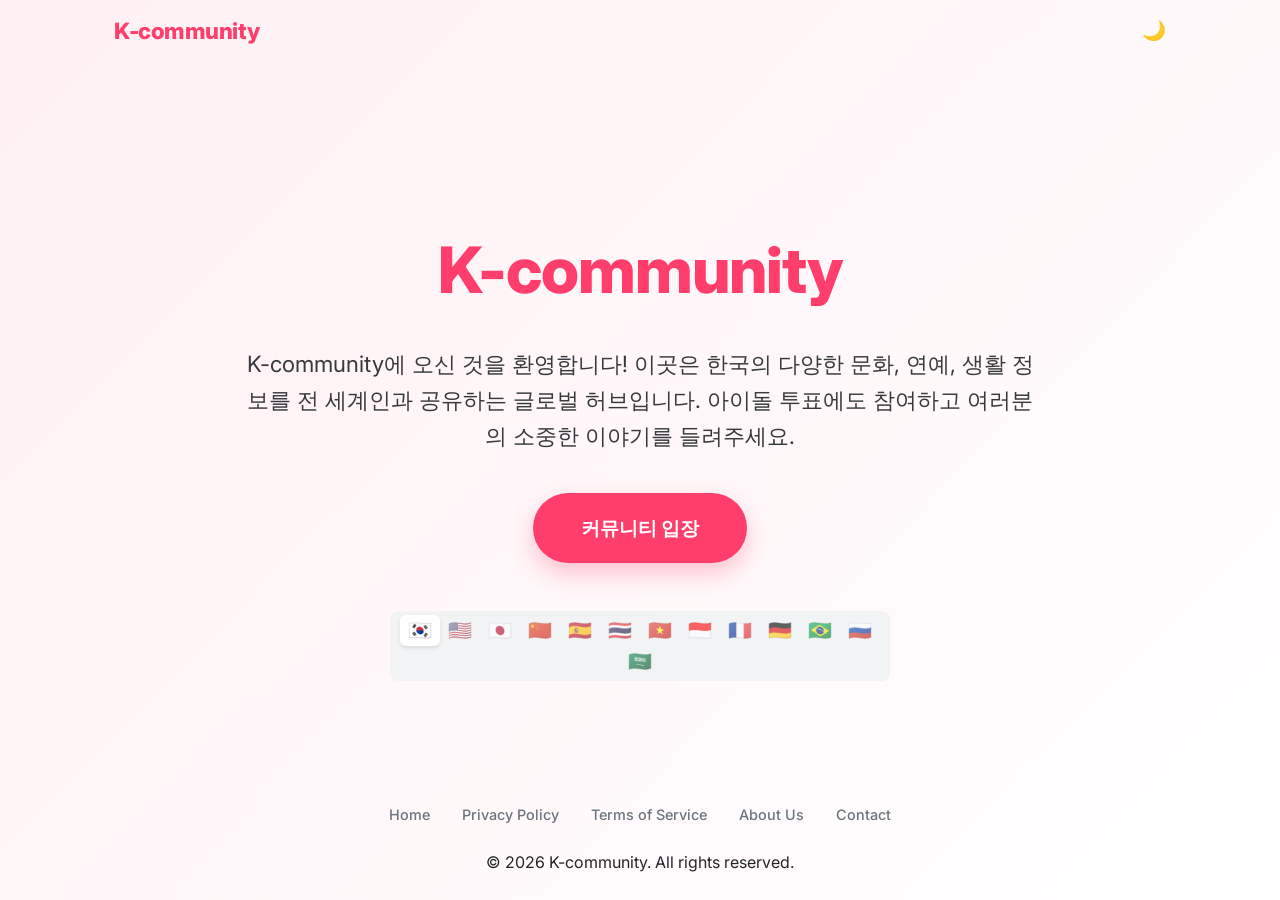
<file: index.html>
<!DOCTYPE html>
<html lang="en" data-theme="light">
<head>
    <!-- Google tag (gtag.js) -->
    <script async src="https://www.googletagmanager.com/gtag/js?id=G-GE1BKC2K1Y"></script>
    <script>
      window.dataLayer = window.dataLayer || [];
      function gtag(){dataLayer.push(arguments);}
      gtag('js', new Date());
      gtag('config', 'G-GE1BKC2K1Y');
    </script>
    <meta charset="UTF-8">
    <meta name="viewport" content="width=device-width, initial-scale=1.0">
    <title>K-커뮤니티 - 한국 문화 커뮤니티</title>
    <meta name="description" content="K-Pop 투표, 한국 여행 가이드, 한국 문화 커뮤니티">
    <meta property="og:title" content="K-커뮤니티 - 한국 문화 커뮤니티">
    <meta property="og:description" content="전 세계 한국 문화 팬들을 위한 커뮤니티">
    <meta name="naver-site-verification" content="81cf6b9cc57541427b735097f0758e94c486e38e" /> 
    <link rel="icon" href="favicon.svg" type="image/svg+xml">
    <link rel="canonical" href="https://k-community.pages.dev/"> 
    <link rel="alternate" hreflang="ko" href="https://k-community.pages.dev/?lang=ko" /> 
    <link rel="alternate" hreflang="en" href="https://k-community.pages.dev/?lang=en" /> 
    <link rel="alternate" hreflang="ja" href="https://k-community.pages.dev/?lang=ja" /> 
    <link rel="alternate" hreflang="zh" href="https://k-community.pages.dev/?lang=zh" /> 
    <link rel="alternate" hreflang="es" href="https://k-community.pages.dev/?lang=es" /> 
    <link rel="alternate" hreflang="x-default" href="https://k-community.pages.dev/" />
    <link rel="stylesheet" href="style.css">
    <link href="https://fonts.googleapis.com/css2?family=Inter:wght@400;500;600;700;800&display=swap" rel="stylesheet">
    <style>
        .landing-hero {
            min-height: 100vh;
            display: flex;
            flex-direction: column;
            justify-content: center;
            align-items: center;
            text-align: center;
            padding: 2rem;
            background: linear-gradient(135deg, #fff0f3 0%, #fff 100%);
            position: relative;
            overflow: hidden;
        }
        [data-theme='dark'] .landing-hero {
            background: linear-gradient(135deg, #1a1a1a 0%, #121212 100%);
        }
        .hero-content {
            max-width: 800px;
            z-index: 10;
            animation: fadeIn 1s ease-out;
        }
        .hero-title {
            font-size: clamp(2.5rem, 8vw, 4rem);
            font-weight: 800;
            color: var(--primary-color);
            margin-bottom: 1.5rem;
            letter-spacing: -1px;
        }
        .hero-subtitle {
            font-size: clamp(1.1rem, 3vw, 1.4rem);
            line-height: 1.6;
            color: var(--text-main);
            margin-bottom: 2.5rem;
            opacity: 0.9;
        }
        .enter-btn {
            display: inline-block;
            padding: 1.2rem 3rem;
            background: var(--primary-color);
            color: white;
            text-decoration: none;
            border-radius: 50px;
            font-size: 1.2rem;
            font-weight: 700;
            transition: all 0.3s cubic-bezier(0.175, 0.885, 0.32, 1.275);
            box-shadow: 0 10px 25px rgba(255, 62, 108, 0.3);
        }
        .enter-btn:hover {
            transform: translateY(-5px) scale(1.05);
            box-shadow: 0 15px 30px rgba(255, 62, 108, 0.4);
            background: var(--primary-hover);
        }
        .lang-select-box {
            margin-top: 3rem;
            display: flex;
            gap: 1rem;
            justify-content: center;
        }
        .floating-circles div {
            position: absolute;
            border-radius: 50%;
            background: var(--primary-color);
            opacity: 0.05;
            z-index: 1;
            animation: float 20s infinite linear;
        }
        @keyframes float {
            0% { transform: translateY(0) rotate(0deg); }
            100% { transform: translateY(-100vh) rotate(360deg); }
        }
        @keyframes fadeIn {
            from { opacity: 0; transform: translateY(20px); }
            to { opacity: 1; transform: translateY(0); }
        }
        /* Mobile adjustment for many flags */
        .lang-switcher {
            flex-wrap: wrap;
            max-width: 500px;
            margin-left: auto;
            margin-right: auto;
        }
    </style>
    <script async src="https://pagead2.googlesyndication.com/pagead/js/adsbygoogle.js?client=ca-pub-1955893232253258" crossorigin="anonymous"></script>

  <!-- SEO/GEO/AEO -->
  <meta name="twitter:card" content="summary">
  <meta name="twitter:title" content="K-커뮤니티 - 한국 문화 커뮤니티">
  <meta name="twitter:description" content="K-Pop 투표, 한국 여행 가이드, 한국 문화 커뮤니티">
  <script type="application/ld+json">{"name":"K-커뮤니티 - 한국 문화 커뮤니티","inLanguage":"ko","@context":"https://schema.org","description":"K-Pop 투표, 한국 여행 가이드, 한국 문화 커뮤니티","@type":"WebSite","url":"https://flffkaos-pixel.github.io/K-community/"}</script>
  <!-- SEO/GEO/AEO -->
  <script type="application/ld+json">{"name":"K-커뮤니티 - 한국 문화 커뮤니티","@id":"https://flffkaos-pixel.github.io/K-community/#organization","@context":"https://schema.org","sameAs":["https://github.com/flffkaos-pixel"],"@type":"Organization","url":"https://flffkaos-pixel.github.io/K-community/"}</script>
</head>
<body>
    <header class="header" style="position: absolute; width: 100%; background: transparent; border: none; backdrop-filter: none;">
        <div class="header-container">
            <div class="header-left">
                <div class="logo">K-community</div>
            </div>
            <div class="header-actions">
                <button id="theme-toggle" class="btn-icon theme-btn">🌙</button>
            </div>
        </div>
    </header>

    <main class="landing-hero">
        <div class="floating-circles">
            <div style="width: 100px; height: 100px; left: 10%; bottom: -100px; animation-delay: 0s;"></div>
            <div style="width: 150px; height: 150px; left: 70%; bottom: -150px; animation-delay: 5s;"></div>
            <div style="width: 80px; height: 80px; left: 40%; bottom: -80px; animation-delay: 10s;"></div>
        </div>

        <div class="hero-content">
            <h1 class="hero-title" id="l-title">K-community: Global Korea Hub</h1>
            <p class="hero-subtitle" id="l-desc">
                Welcome to K-community! We are a global hub sharing various information about Korean culture, entertainment, and lifestyle. Participate in idol polls and share your precious stories with the world.
            </p>
            <a href="board.html" class="enter-btn" id="l-btn">Enter Community</a>

            <div class="lang-switcher" id="lang-switcher" style="margin-top: 3rem; justify-content: center;">
                <button class="lang-btn" data-lang="ko">🇰🇷</button>
                <button class="lang-btn active" data-lang="en">🇺🇸</button>
                <button class="lang-btn" data-lang="ja">🇯🇵</button>
                <button class="lang-btn" data-lang="zh">🇨🇳</button>
                <button class="lang-btn" data-lang="es">🇪🇸</button>
                <button class="lang-btn" data-lang="th">🇹🇭</button>
                <button class="lang-btn" data-lang="vi">🇻🇳</button>
                <button class="lang-btn" data-lang="id">🇮🇩</button>
                <button class="lang-btn" data-lang="fr">🇫🇷</button>
                <button class="lang-btn" data-lang="de">🇩🇪</button>
                <button class="lang-btn" data-lang="pt">🇧🇷</button>
                <button class="lang-btn" data-lang="ru">🇷🇺</button>
                <button class="lang-btn" data-lang="ar">🇸🇦</button>
            </div>
        </div>
    </main>

    <footer class="footer" style="position: absolute; bottom: 0; width: 100%; border: none; margin: 0; padding: 1.5rem 0;">
        <div class="footer-container">
            <nav class="footer-nav"><a href="index.html">Home</a>
                <a href="privacy.html">Privacy Policy</a>
                <a href="terms.html">Terms of Service</a>
                <a href="about.html">About Us</a>
                <a href="contact.html">Contact</a>
            </nav>
            <p>&copy; 2026 K-community. All rights reserved.</p>
        </div>
    </footer>

    <script>
        const texts = {
            ko: {
                title: "K-community",
                desc: "K-community에 오신 것을 환영합니다! 이곳은 한국의 다양한 문화, 연예, 생활 정보를 전 세계인과 공유하는 글로벌 허브입니다. 아이돌 투표에도 참여하고 여러분의 소중한 이야기를 들려주세요.",
                btn: "커뮤니티 입장"
            },
            en: {
                title: "K-community",
                desc: "Welcome to K-community! We are a global hub sharing various information about Korean culture, entertainment, and lifestyle. Participate in idol polls and share your precious stories with the world.",
                btn: "Enter Community"
            },
            ja: {
                title: "K-community",
                desc: "K-communityへようこそ！ここは韓国の多様な文化、芸能、生活情報を全世界の人々と共有하는 グローバルハブです。アイドル投票に参加したり、あなたの貴重な話を共有してください。",
                btn: "コミュニ티に入る"
            },
            zh: {
                title: "K-community",
                desc: "欢迎来到 K-community！这是一个与全球分享韩国文化、娱乐和生活信息的中心。欢迎参加偶像投票，并与世界分享您的精彩故事。",
                btn: "进入社区"
            },
            es: {
                title: "K-community",
                desc: "¡Bienvenido a K-community! Somos un centro global que comparte información sobre la cultura, el entretenimiento y el estilo de vida coreanos. Participa en las encuestas de ídolos y comparte tus historias con el mundo.",
                btn: "Entrar en la comunidad"
            },
            th: {
                title: "K-community",
                desc: "ยินดีต้อนรับสู่ K-community! เราเป็นศูนย์กลางระดับโลกที่แบ่งปันข้อมูลต่างๆ เกี่ยวกับวัฒนธรรม ความบันเทิง และไลฟ์สไตล์ของเกาหลี มีส่วนร่วมในการโหวตไอดอลและแบ่งปันเรื่องราวที่มีค่าของคุณกับคนทั้งโลก",
                btn: "เข้าสู่ชุมชน"
            },
            vi: {
                title: "K-community",
                desc: "Chào mừng bạn đến với K-community! Chúng tôi là một trung tâm toàn cầu chia sẻ các thông tin khác nhau về văn hóa, giải trí và lối sống Hàn Quốc. Tham gia bình chọn thần tượng và chia sẻ những câu chuyện quý giá của bạn với thế giới.",
                btn: "Vào cộng đồng"
            },
            id: {
                title: "K-community",
                desc: "Selamat datang di K-community! Kami adalah pusat global yang berbagi berbagai informasi tentang budaya, hiburan, dan gaya hidup Korea. Berpartisipasilah dalam pemungutan suara idola dan bagikan kisah berharga Anda kepada dunia.",
                btn: "Masuk ke Komunitas"
            },
            fr: {
                title: "K-community",
                desc: "Bienvenue sur K-community ! Nous sommes un hub mondial partageant diverses informations sur la culture, le divertissement et le mode de vie coréens. Participez aux sondages d'idoles et partagez vos précieuses histoires avec le monde.",
                btn: "Entrer dans la communauté"
            },
            de: {
                title: "K-community",
                desc: "Willkommen bei K-community! Wir sind ein globales Zentrum, das verschiedene Informationen über die koreanische Kultur, Unterhaltung und den Lebensstil teilt. Nehmen Sie an Idol-Umfragen teil und teilen Sie Ihre wertvollen Geschichten mit der Welt.",
                btn: "Community betreten"
            },
            pt: {
                title: "K-community",
                desc: "Bem-vindo à K-community! Somos um hub global que compartilha várias informações sobre a cultura, entretenimento e estilo de vida coreanos. Participe de enquetes de ídolos e compartilhe suas histórias preciosas com o mundo.",
                btn: "Entrar na Comunidade"
            },
            ru: {
                title: "K-community",
                desc: "Добро пожаловать в K-community! Мы — глобальный хаб, где делятся информацией о корейской культуре, развлечениях и образе жизни. Участвуйте в опросах айдолов и делитесь своими историями со всем миром.",
                btn: "Войти в сообщество"
            },
            ar: {
                title: "K-community",
                desc: "أهلاً بك في K-community! نحن مركز عالمي يشارك معلومات متنوعة حول الثقافة والترفيه وأسلوب الحياة في كوريا. شارك في استطلاعات الرأي للآيدولز وشارك قصصك الثمينة مع العالم.",
                btn: "دخول المجتمع"
            }
        };

        function updateLandingUI(lang) {
            const data = texts[lang] || texts.en;
            document.getElementById('l-title').textContent = data.title;
            document.getElementById('l-desc').textContent = data.desc;
            document.getElementById('l-btn').textContent = data.btn;
            document.querySelectorAll('.lang-btn').forEach(btn => {
                btn.classList.toggle('active', btn.dataset.lang === lang);
            });
        }

        document.querySelectorAll('.lang-btn').forEach(btn => {
            btn.onclick = () => {
                const lang = btn.dataset.lang;
                localStorage.setItem('kcon_lang', lang);
                updateLandingUI(lang);
            };
        });

        // Theme Toggle
        const themeBtn = document.getElementById('theme-toggle');
        let currentTheme = localStorage.getItem('kcon_theme') || 'light';
        document.documentElement.setAttribute('data-theme', currentTheme);
        themeBtn.textContent = currentTheme === 'light' ? '🌙' : '☀️';

        themeBtn.onclick = () => {
            currentTheme = currentTheme === 'light' ? 'dark' : 'light';
            document.documentElement.setAttribute('data-theme', currentTheme);
            localStorage.setItem('kcon_theme', currentTheme);
            themeBtn.textContent = currentTheme === 'light' ? '🌙' : '☀️';
        };

        // Init
        const savedLang = localStorage.getItem('kcon_lang') || 'ko';
        updateLandingUI(savedLang);
    </script>
</body>
</html>
</file>
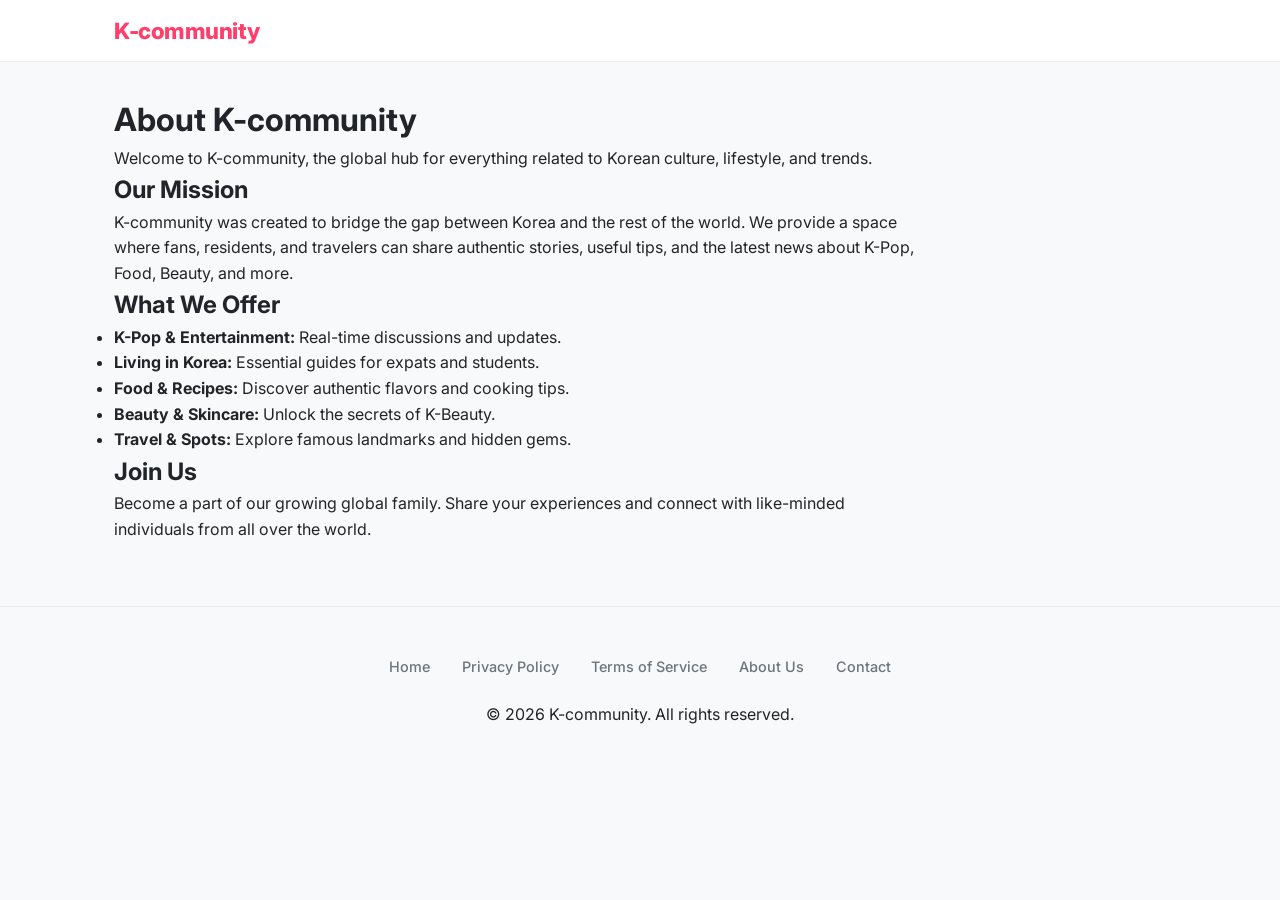
<file: about.html>
<!DOCTYPE html>
<html lang="en">
<head>
    <meta charset="UTF-8">
    <meta name="viewport" content="width=device-width, initial-scale=1.0">
    <title>About K-community | Mission & Our Story</title>
    <link rel="stylesheet" href="style.css">
    <link rel="preconnect" href="https://fonts.googleapis.com">
    <link rel="preconnect" href="https://fonts.gstatic.com" crossorigin>
    <link href="https://fonts.googleapis.com/css2?family=Inter:wght@400;500;600;700&display=swap" rel="stylesheet">
    <script async src="https://pagead2.googlesyndication.com/pagead/js/adsbygoogle.js?client=ca-pub-1955893232253258" crossorigin="anonymous"></script>
</head>
<body>
    <header class="header">
        <div class="header-container">
            <a href="board.html" class="logo">K-community</a>
        </div>
    </header>

    <main class="main-content">
        <div class="content-container" style="max-width: 800px;">
            <h1>About K-community</h1>
            <p>Welcome to K-community, the global hub for everything related to Korean culture, lifestyle, and trends.</p>
            
            <section>
                <h2>Our Mission</h2>
                <p>K-community was created to bridge the gap between Korea and the rest of the world. We provide a space where fans, residents, and travelers can share authentic stories, useful tips, and the latest news about K-Pop, Food, Beauty, and more.</p>
            </section>

            <section>
                <h2>What We Offer</h2>
                <ul>
                    <li><strong>K-Pop & Entertainment:</strong> Real-time discussions and updates.</li>
                    <li><strong>Living in Korea:</strong> Essential guides for expats and students.</li>
                    <li><strong>Food & Recipes:</strong> Discover authentic flavors and cooking tips.</li>
                    <li><strong>Beauty & Skincare:</strong> Unlock the secrets of K-Beauty.</li>
                    <li><strong>Travel & Spots:</strong> Explore famous landmarks and hidden gems.</li>
                </ul>
            </section>

            <section>
                <h2>Join Us</h2>
                <p>Become a part of our growing global family. Share your experiences and connect with like-minded individuals from all over the world.</p>
            </section>
        </div>
    </main>

    <footer class="footer">
        <div class="footer-container">
            <nav class="footer-nav"><a href="index.html">Home</a>
                <a href="privacy.html">Privacy Policy</a>
                <a href="terms.html">Terms of Service</a>
                <a href="about.html">About Us</a>
                <a href="contact.html">Contact</a>
            </nav>
            <p>&copy; 2026 K-community. All rights reserved.</p>
        </div>
    </footer>
</body>
</html>
</file>
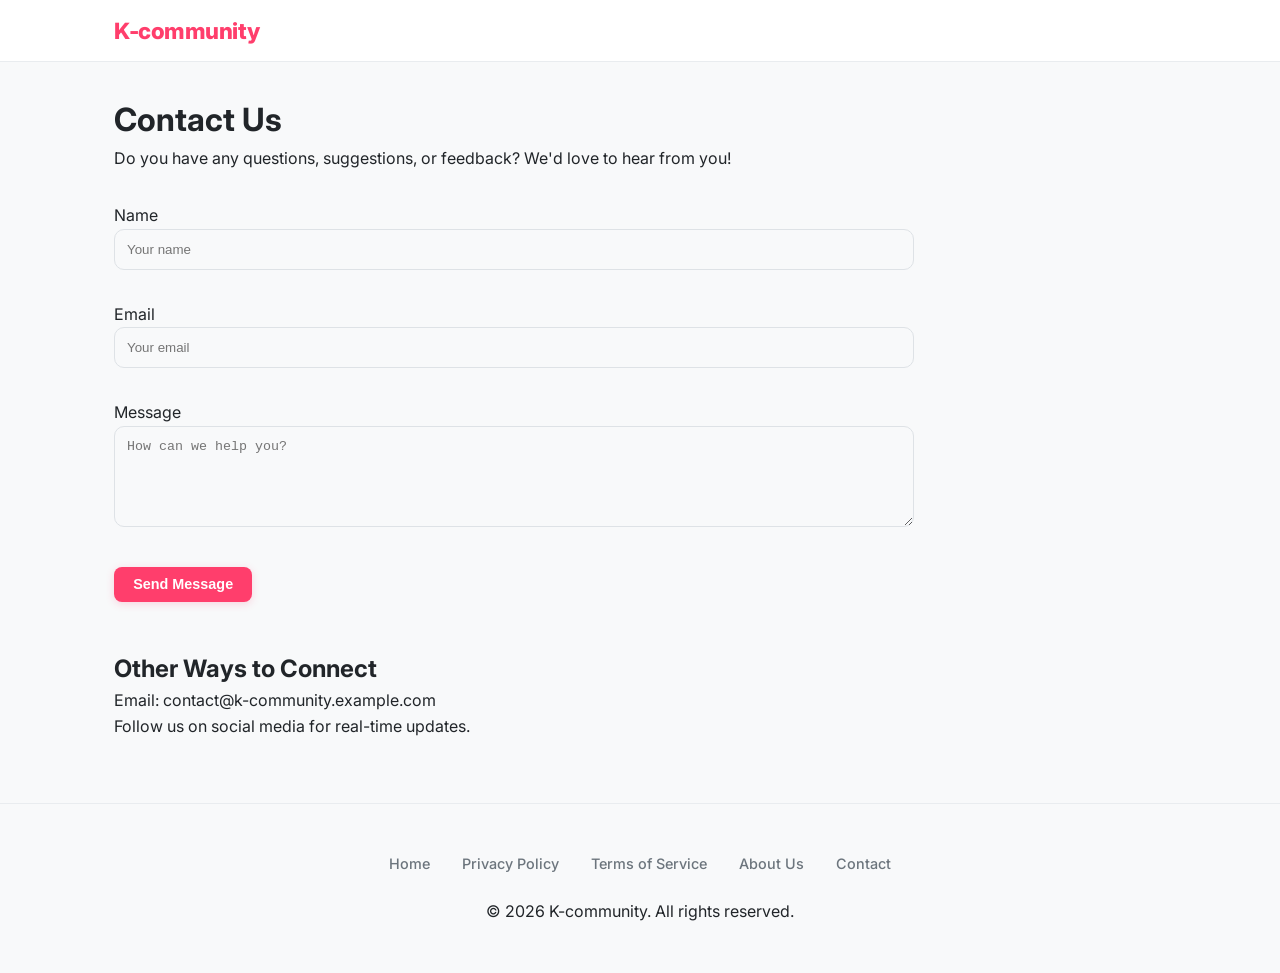
<file: contact.html>
<!DOCTYPE html>
<html lang="en">
<head>
    <meta charset="UTF-8">
    <meta name="viewport" content="width=device-width, initial-scale=1.0">
    <title>Contact K-community | Get in Touch</title>
    <link rel="stylesheet" href="style.css">
    <link rel="preconnect" href="https://fonts.googleapis.com">
    <link rel="preconnect" href="https://fonts.gstatic.com" crossorigin>
    <link href="https://fonts.googleapis.com/css2?family=Inter:wght@400;500;600;700&display=swap" rel="stylesheet">
    <script async src="https://pagead2.googlesyndication.com/pagead/js/adsbygoogle.js?client=ca-pub-1955893232253258" crossorigin="anonymous"></script>
</head>
<body>
    <header class="header">
        <div class="header-container">
            <a href="board.html" class="logo">K-community</a>
        </div>
    </header>

    <main class="main-content">
        <div class="content-container" style="max-width: 800px;">
            <h1>Contact Us</h1>
            <p>Do you have any questions, suggestions, or feedback? We'd love to hear from you!</p>
            
            <section style="margin-top: 2rem;">
                <form id="contact-form" action="https://formspree.io/f/mojkklgk" method="POST" style="display: flex; flex-direction: column; gap: 1rem;">
                    <div class="form-group" style="padding: 0;">
                        <label for="contact-name">Name</label>
                        <input type="text" id="contact-name" name="name" placeholder="Your name" required style="width: 100%; padding: 0.75rem; border-radius: 10px; border: 1px solid var(--input-border); background-color: var(--input-bg); color: var(--text-main);">
                    </div>
                    <div class="form-group" style="padding: 0;">
                        <label for="contact-email">Email</label>
                        <input type="email" id="contact-email" name="email" placeholder="Your email" required style="width: 100%; padding: 0.75rem; border-radius: 10px; border: 1px solid var(--input-border); background-color: var(--input-bg); color: var(--text-main);">
                    </div>
                    <div class="form-group" style="padding: 0;">
                        <label for="contact-message">Message</label>
                        <textarea id="contact-message" name="message" rows="5" placeholder="How can we help you?" required style="width: 100%; padding: 0.75rem; border-radius: 10px; border: 1px solid var(--input-border); background-color: var(--input-bg); color: var(--text-main);"></textarea>
                    </div>
                    <button type="submit" class="btn btn-primary" style="align-self: flex-start;">Send Message</button>
                </form>
            </section>

            <section style="margin-top: 3rem;">
                <h2>Other Ways to Connect</h2>
                <p>Email: contact@k-community.example.com</p>
                <p>Follow us on social media for real-time updates.</p>
            </section>
        </div>
    </main>

    <footer class="footer">
        <div class="footer-container">
            <nav class="footer-nav"><a href="index.html">Home</a>
                <a href="privacy.html">Privacy Policy</a>
                <a href="terms.html">Terms of Service</a>
                <a href="about.html">About Us</a>
                <a href="contact.html">Contact</a>
            </nav>
            <p>&copy; 2026 K-community. All rights reserved.</p>
        </div>
    </footer>
</body>
</html>
</file>
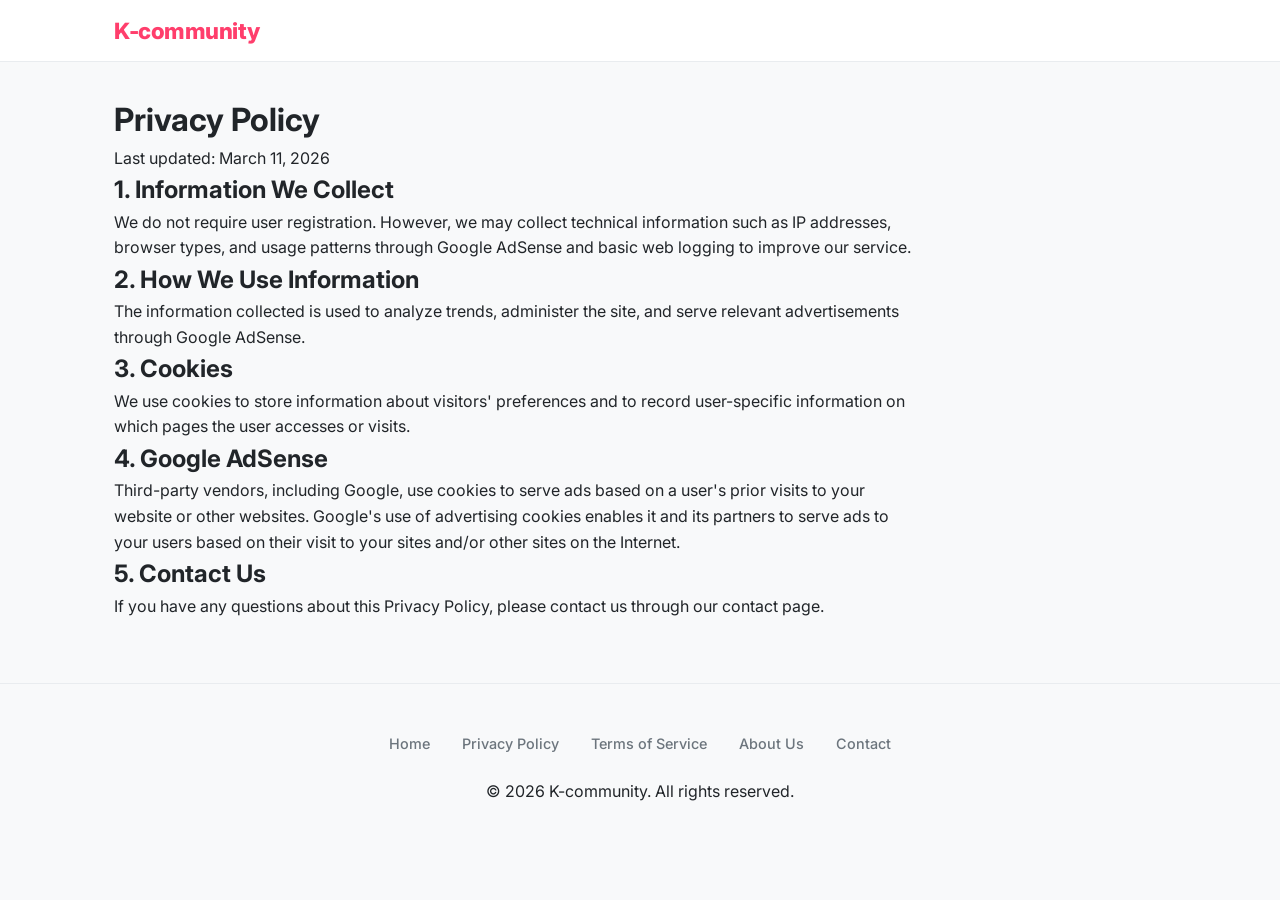
<file: privacy.html>
<!DOCTYPE html>
<html lang="en">
<head>
    <meta charset="UTF-8">
    <meta name="viewport" content="width=device-width, initial-scale=1.0">
    <title>Privacy Policy | K-community</title>
    <link rel="stylesheet" href="style.css">
    <link rel="preconnect" href="https://fonts.googleapis.com">
    <link rel="preconnect" href="https://fonts.gstatic.com" crossorigin>
    <link href="https://fonts.googleapis.com/css2?family=Inter:wght@400;500;600;700&display=swap" rel="stylesheet">
    <script async src="https://pagead2.googlesyndication.com/pagead/js/adsbygoogle.js?client=ca-pub-1955893232253258" crossorigin="anonymous"></script>
</head>
<body>
    <header class="header">
        <div class="header-container">
            <a href="board.html" class="logo">K-community</a>
        </div>
    </header>

    <main class="main-content">
        <div class="content-container" style="max-width: 800px;">
            <h1>Privacy Policy</h1>
            <p>Last updated: March 11, 2026</p>
            
            <section>
                <h2>1. Information We Collect</h2>
                <p>We do not require user registration. However, we may collect technical information such as IP addresses, browser types, and usage patterns through Google AdSense and basic web logging to improve our service.</p>
            </section>

            <section>
                <h2>2. How We Use Information</h2>
                <p>The information collected is used to analyze trends, administer the site, and serve relevant advertisements through Google AdSense.</p>
            </section>

            <section>
                <h2>3. Cookies</h2>
                <p>We use cookies to store information about visitors' preferences and to record user-specific information on which pages the user accesses or visits.</p>
            </section>

            <section>
                <h2>4. Google AdSense</h2>
                <p>Third-party vendors, including Google, use cookies to serve ads based on a user's prior visits to your website or other websites. Google's use of advertising cookies enables it and its partners to serve ads to your users based on their visit to your sites and/or other sites on the Internet.</p>
            </section>

            <section>
                <h2>5. Contact Us</h2>
                <p>If you have any questions about this Privacy Policy, please contact us through our contact page.</p>
            </section>
        </div>
    </main>

    <footer class="footer">
        <div class="footer-container">
            <nav class="footer-nav"><a href="index.html">Home</a>
                <a href="privacy.html">Privacy Policy</a>
                <a href="terms.html">Terms of Service</a>
                <a href="about.html">About Us</a>
                <a href="contact.html">Contact</a>
            </nav>
            <p>&copy; 2026 K-community. All rights reserved.</p>
        </div>
    </footer>
</body>
</html>
</file>
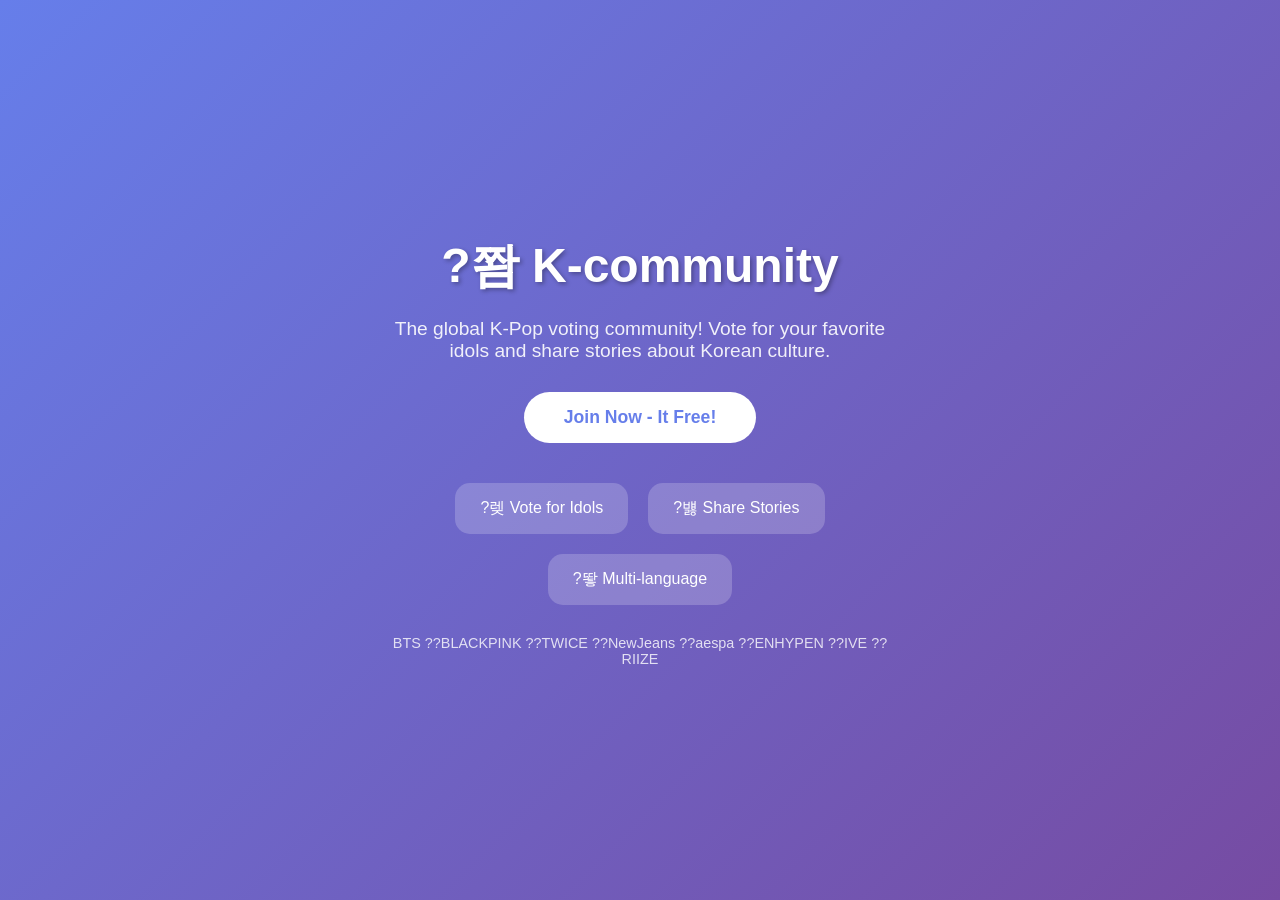
<file: share.html>
<!DOCTYPE html>
<html lang="en">
<head>
    <meta charset="UTF-8">
    <meta name="viewport" content="width=device-width, initial-scale=1.0">
    <title>K-community - Vote for Your Favorite K-Pop Idols</title>
    <meta name="description" content="Join the global K-Pop community! Vote for BTS, BLACKPINK, TWICE, NewJeans, aespa, ENHYPEN, IVE, RIIZE and more. Share your stories about Korean culture.">
    <meta name="keywords" content="K-pop, BTS, BLACKPINK, TWICE, NewJeans, aespa, vote, idol, Korean, K-community">
    
    <!-- Open Graph for social sharing -->
    <meta property="og:title" content="K-community - K-Pop Voting Community">
    <meta property="og:description" content="Vote for your favorite K-Pop idols! BTS, BLACKPINK, TWICE, NewJeans, aespa and more.">
    <meta property="og:url" content="https://k-community.pages.dev">
    <meta property="og:type" content="website">
    <meta property="og:image" content="https://k-community.pages.dev/favicon.svg">
    
    <!-- Twitter Card -->
    <meta name="twitter:card" content="summary_large_image">
    <meta name="twitter:title" content="K-community - K-Pop Voting Community">
    <meta name="twitter:description" content="Vote for your favorite K-Pop idols!">
    
    <style>
        * { margin: 0; padding: 0; box-sizing: border-box; }
        body { font-family: -apple-system, BlinkMacSystemFont, "Segoe UI", Roboto, sans-serif; background: linear-gradient(135deg, #667eea 0%, #764ba2 100%); min-height: 100vh; display: flex; align-items: center; justify-content: center; }
        .container { text-align: center; color: white; padding: 40px; max-width: 600px; }
        h1 { font-size: 3rem; margin-bottom: 20px; text-shadow: 2px 2px 4px rgba(0,0,0,0.3); }
        p { font-size: 1.2rem; margin-bottom: 30px; opacity: 0.9; }
        .btn { display: inline-block; padding: 15px 40px; background: white; color: #667eea; text-decoration: none; border-radius: 50px; font-weight: bold; font-size: 1.1rem; transition: transform 0.3s, box-shadow 0.3s; }
        .btn:hover { transform: translateY(-3px); box-shadow: 0 10px 30px rgba(0,0,0,0.3); }
        .features { margin-top: 40px; display: flex; gap: 20px; justify-content: center; flex-wrap: wrap; }
        .feature { background: rgba(255,255,255,0.2); padding: 15px 25px; border-radius: 15px; }
        .groups { margin-top: 30px; font-size: 0.9rem; opacity: 0.8; }
    </style>
</head>
<body>
    <div class="container">
        <h1>?쫨 K-community</h1>
        <p>The global K-Pop voting community! Vote for your favorite idols and share stories about Korean culture.</p>
        <a href="board.html" class="btn">Join Now - It Free!</a>
        <div class="features">
            <div class="feature">?렞 Vote for Idols</div>
            <div class="feature">?뱷 Share Stories</div>
            <div class="feature">?뙇 Multi-language</div>
        </div>
        <div class="groups">
            BTS ??BLACKPINK ??TWICE ??NewJeans ??aespa ??ENHYPEN ??IVE ??RIIZE
        </div>
    </div>
</body>
</html>
</file>
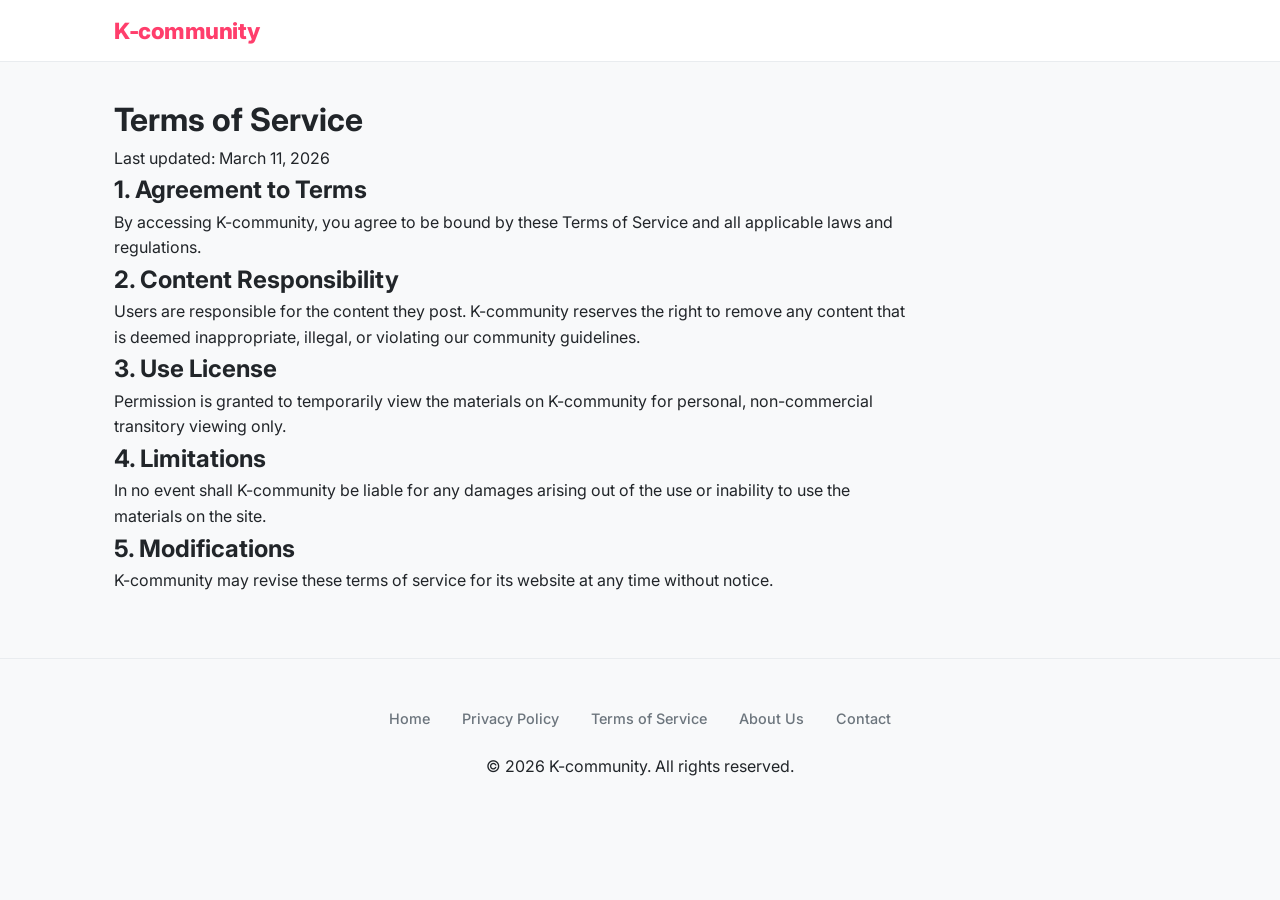
<file: terms.html>
<!DOCTYPE html>
<html lang="en">
<head>
    <meta charset="UTF-8">
    <meta name="viewport" content="width=device-width, initial-scale=1.0">
    <title>Terms of Service | K-community</title>
    <link rel="stylesheet" href="style.css">
    <link rel="preconnect" href="https://fonts.googleapis.com">
    <link rel="preconnect" href="https://fonts.gstatic.com" crossorigin>
    <link href="https://fonts.googleapis.com/css2?family=Inter:wght@400;500;600;700&display=swap" rel="stylesheet">
    <script async src="https://pagead2.googlesyndication.com/pagead/js/adsbygoogle.js?client=ca-pub-1955893232253258" crossorigin="anonymous"></script>
</head>
<body>
    <header class="header">
        <div class="header-container">
            <a href="board.html" class="logo">K-community</a>
        </div>
    </header>

    <main class="main-content">
        <div class="content-container" style="max-width: 800px;">
            <h1>Terms of Service</h1>
            <p>Last updated: March 11, 2026</p>
            
            <section>
                <h2>1. Agreement to Terms</h2>
                <p>By accessing K-community, you agree to be bound by these Terms of Service and all applicable laws and regulations.</p>
            </section>

            <section>
                <h2>2. Content Responsibility</h2>
                <p>Users are responsible for the content they post. K-community reserves the right to remove any content that is deemed inappropriate, illegal, or violating our community guidelines.</p>
            </section>

            <section>
                <h2>3. Use License</h2>
                <p>Permission is granted to temporarily view the materials on K-community for personal, non-commercial transitory viewing only.</p>
            </section>

            <section>
                <h2>4. Limitations</h2>
                <p>In no event shall K-community be liable for any damages arising out of the use or inability to use the materials on the site.</p>
            </section>

            <section>
                <h2>5. Modifications</h2>
                <p>K-community may revise these terms of service for its website at any time without notice.</p>
            </section>
        </div>
    </main>

    <footer class="footer">
        <div class="footer-container">
            <nav class="footer-nav"><a href="index.html">Home</a>
                <a href="privacy.html">Privacy Policy</a>
                <a href="terms.html">Terms of Service</a>
                <a href="about.html">About Us</a>
                <a href="contact.html">Contact</a>
            </nav>
            <p>&copy; 2026 K-community. All rights reserved.</p>
        </div>
    </footer>
</body>
</html>
</file>
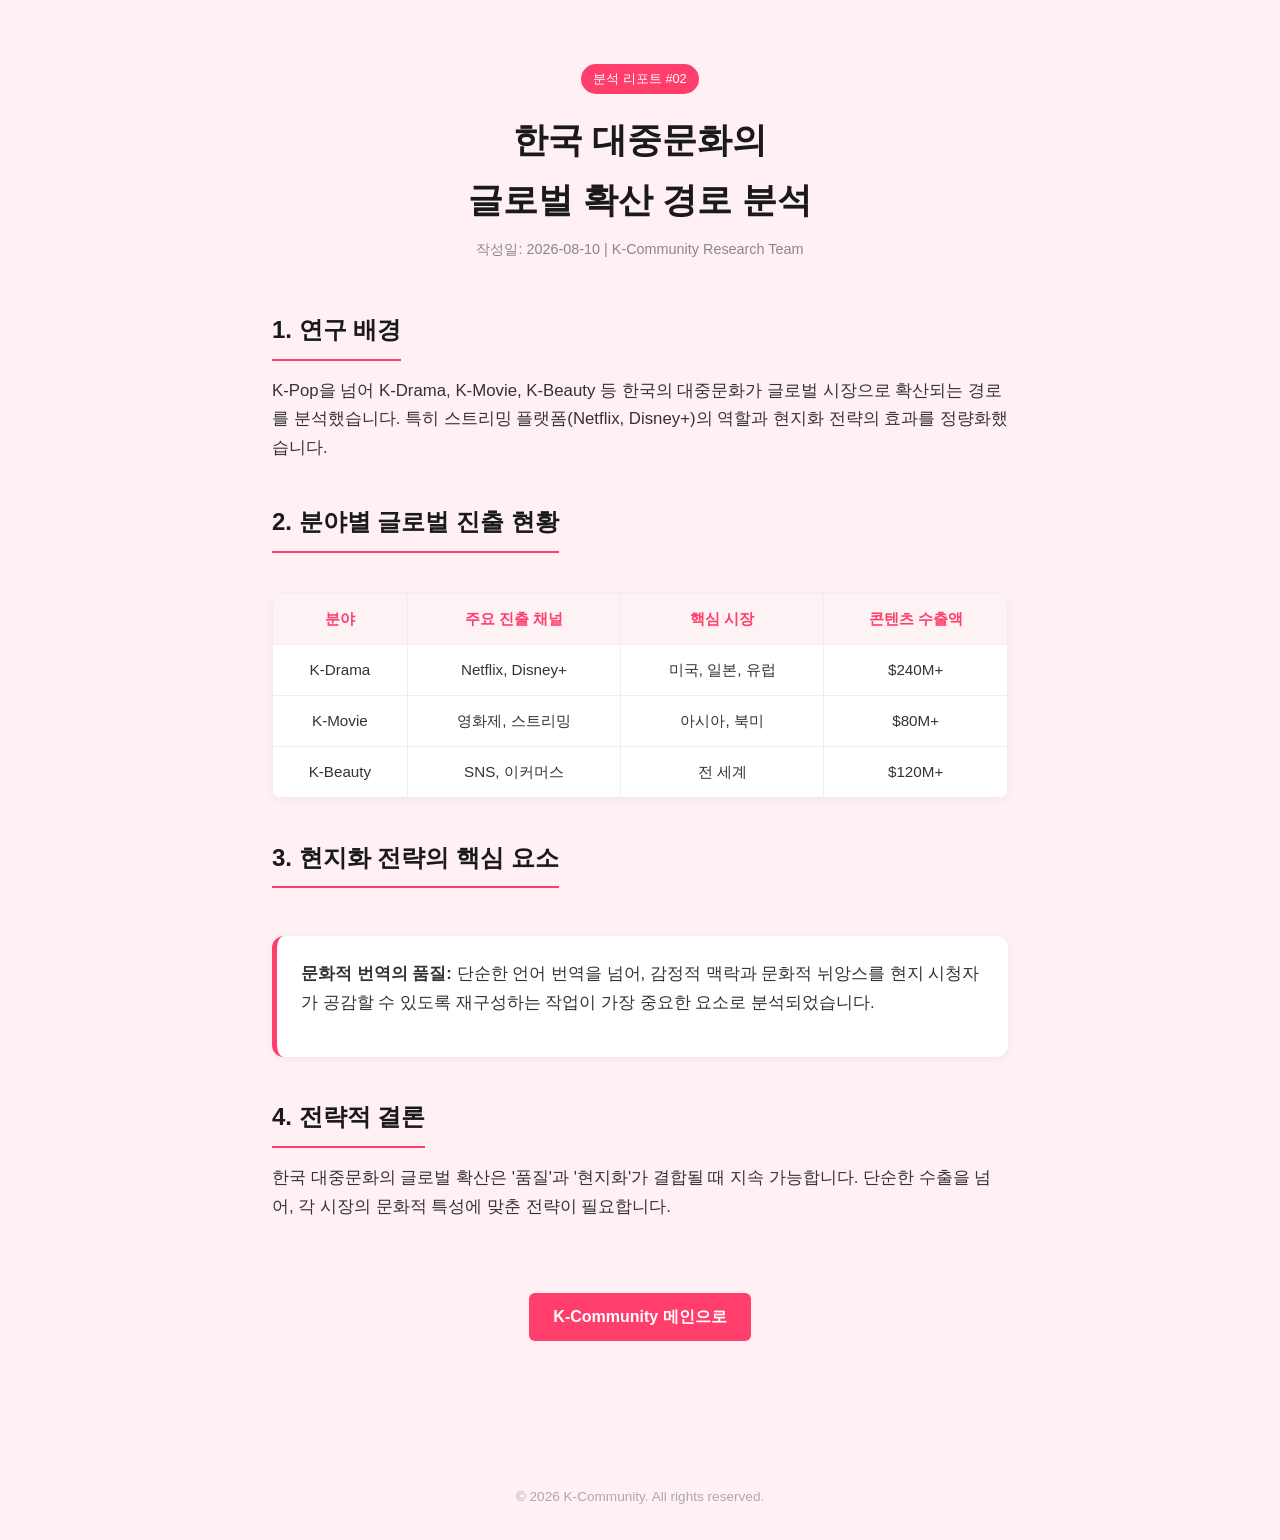
<file: research/kculture-global-expansion.html>
<!DOCTYPE html>
<html lang="ko">
<head>
    <meta charset="UTF-8">
    <meta name="viewport" content="width=device-width, initial-scale=1.0">
    <title>[분석 리포트] 한국 대중문화의 글로벌 확산 경로 분석 | K-Community</title>
    <meta name="description" content="K-Drama, K-Movie, K-Beauty 분야의 글로벌 진출 경로와 현지화 전략을 분석한 리포트입니다.">
    <meta name="robots" content="index, follow">
    <link rel="canonical" href="https://k-community.pages.dev/research/kculture-global-expansion.html">
    <style>
        * { margin: 0; padding: 0; box-sizing: border-box; }
        body { font-family: 'Inter', -apple-system, BlinkMacSystemFont, 'Segoe UI', Roboto, sans-serif; background: #fff0f3; color: #333; line-height: 1.7; }
        .container { max-width: 800px; margin: 0 auto; padding: 4rem 2rem; }
        .report-header { text-align: center; margin-bottom: 3rem; }
        .badge { background: #ff3e6c; color: white; padding: 4px 12px; border-radius: 20px; font-size: 0.8rem; display: inline-block; margin-bottom: 1rem; }
        h1 { font-size: 2.2rem; margin-bottom: 0.5rem; color: #1a1a1a; }
        .meta { color: #888; font-size: 0.9rem; }
        section { margin-bottom: 2.5rem; }
        h2 { font-size: 1.5rem; margin-bottom: 1rem; color: #1a1a1a; border-bottom: 2px solid #ff3e6c; padding-bottom: 0.5rem; display: inline-block; }
        p { margin-bottom: 1rem; font-size: 1.05rem; }
        .highlight-box { background: white; padding: 1.5rem; border-radius: 12px; border-left: 5px solid #ff3e6c; margin: 2rem 0; box-shadow: 0 2px 8px rgba(0,0,0,0.05); }
        .data-table { width: 100%; border-collapse: collapse; margin: 1.5rem 0; background: white; border-radius: 10px; overflow: hidden; box-shadow: 0 2px 8px rgba(0,0,0,0.05); }
        .data-table th, .data-table td { border: 1px solid #eee; padding: 12px; text-align: center; font-size: 0.95rem; }
        .data-table th { background: #fdf2f4; font-weight: 600; color: #ff3e6c; }
        .btn-home { display: inline-block; padding: 10px 24px; background: #ff3e6c; color: white; text-decoration: none; border-radius: 6px; margin-top: 2rem; font-weight: 600; }
        .btn-home:hover { background: #e03560; }
        footer { text-align: center; padding: 2rem; color: #aaa; font-size: 0.85rem; margin-top: 3rem; }
    </style>
    <script type="application/ld+json">
    {
      "@context": "https://schema.org",
      "@type": "Article",
      "headline": "한국 대중문화의 글로벌 확산 경로 분석",
      "description": "K-Drama, K-Movie, K-Beauty 분야의 글로벌 진출 경로와 현지화 전략 분석 리포트",
      "author": { "@type": "Person", "name": "K-Community Research Team" },
      "publisher": { "@type": "Organization", "name": "K-Community" },
      "datePublished": "2026-08-10",
      "dateModified": "2026-08-10"
    }
    </script>
</head>
<body>
    <main class="container">
        <article>
            <div class="report-header">
                <span class="badge">분석 리포트 #02</span>
                <h1>한국 대중문화의<br>글로벌 확산 경로 분석</h1>
                <p class="meta">작성일: 2026-08-10 | K-Community Research Team</p>
            </div>

            <section>
                <h2>1. 연구 배경</h2>
                <p>K-Pop을 넘어 K-Drama, K-Movie, K-Beauty 등 한국의 대중문화가 글로벌 시장으로 확산되는 경로를 분석했습니다. 특히 스트리밍 플랫폼(Netflix, Disney+)의 역할과 현지화 전략의 효과를 정량화했습니다.</p>
            </section>

            <section>
                <h2>2. 분야별 글로벌 진출 현황</h2>
                <table class="data-table">
                    <thead>
                        <tr>
                            <th>분야</th>
                            <th>주요 진출 채널</th>
                            <th>핵심 시장</th>
                            <th>콘텐츠 수출액</th>
                        </tr>
                    </thead>
                    <tbody>
                        <tr>
                            <td>K-Drama</td>
                            <td>Netflix, Disney+</td>
                            <td>미국, 일본, 유럽</td>
                            <td>$240M+</td>
                        </tr>
                        <tr>
                            <td>K-Movie</td>
                            <td>영화제, 스트리밍</td>
                            <td>아시아, 북미</td>
                            <td>$80M+</td>
                        </tr>
                        <tr>
                            <td>K-Beauty</td>
                            <td>SNS, 이커머스</td>
                            <td>전 세계</td>
                            <td>$120M+</td>
                        </tr>
                    </tbody>
                </table>
            </section>

            <section>
                <h2>3. 현지화 전략의 핵심 요소</h2>
                <div class="highlight-box">
                    <p><strong>문화적 번역의 품질:</strong> 단순한 언어 번역을 넘어, 감정적 맥락과 문화적 뉘앙스를 현지 시청자가 공감할 수 있도록 재구성하는 작업이 가장 중요한 요소로 분석되었습니다.</p>
                </div>
            </section>

            <section>
                <h2>4. 전략적 결론</h2>
                <p>한국 대중문화의 글로벌 확산은 '품질'과 '현지화'가 결합될 때 지속 가능합니다. 단순한 수출을 넘어, 각 시장의 문화적 특성에 맞춘 전략이 필요합니다.</p>
            </section>

            <div style="text-align: center;">
                <a href="/" class="btn-home">K-Community 메인으로</a>
            </div>
        </article>
    </main>
    <footer>
        &copy; 2026 K-Community. All rights reserved.
    </footer>
</body>
</html>
</file>
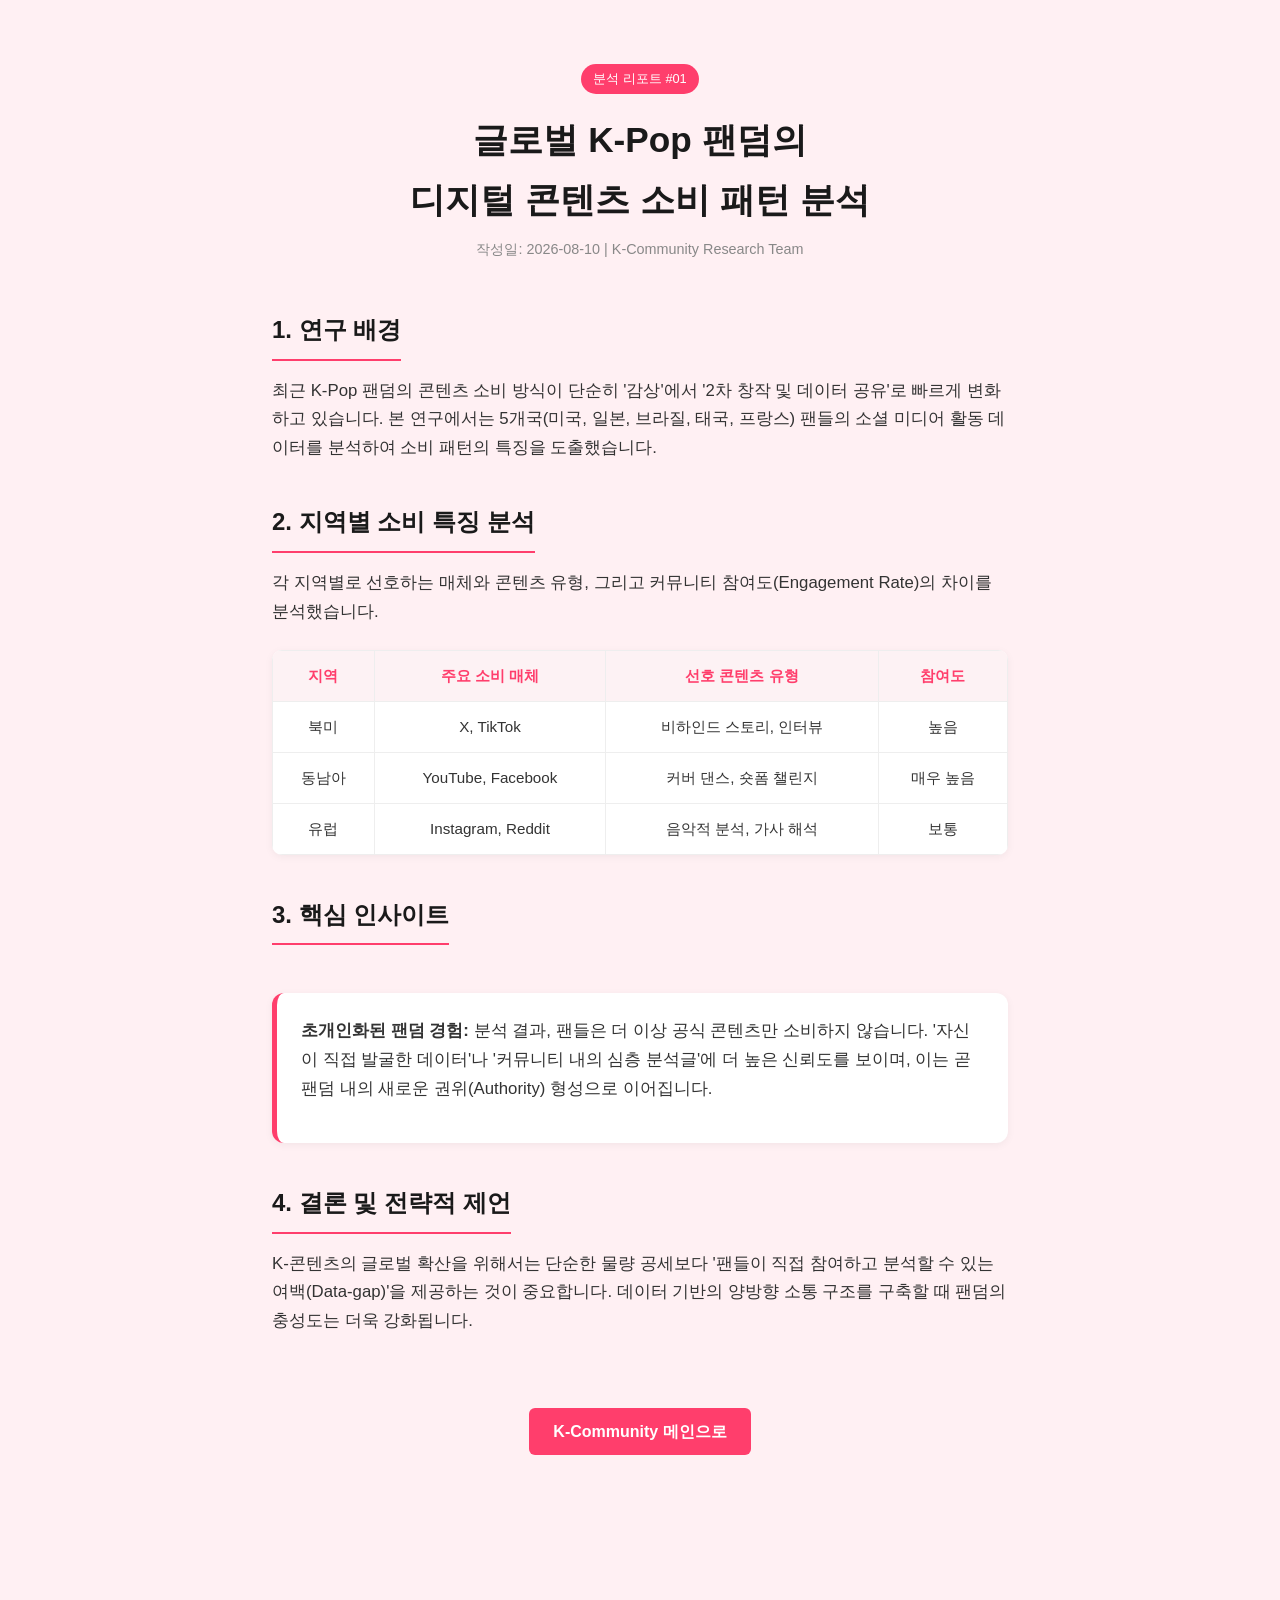
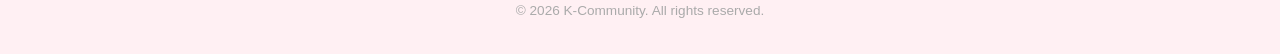
<file: research/kpop-fandom-analysis.html>
<!DOCTYPE html>
<html lang="ko">
<head>
    <meta charset="UTF-8">
    <meta name="viewport" content="width=device-width, initial-scale=1.0">
    <title>[분석 리포트] 글로벌 K-Pop 팬덤의 디지털 소비 패턴 분석 | K-Community</title>
    <meta name="description" content="5개국 팬덤의 소셜 미디어 활동 데이터를 분석한 K-Pap 팬덤 소비 패턴 연구 리포트입니다.">
    <meta name="robots" content="index, follow">
    <link rel="canonical" href="https://k-community.pages.dev/research/cpop-fandom-analysis.html">
    <style>
        * { margin: 0; padding: 0; box-sizing: border-box; }
        body { font-family: 'Inter', -apple-system, BlinkMacSystemFont, 'Segoe UI', Roboto, sans-serif; background: #fff0f3; color: #333; line-height: 1.7; }
        .container { max-width: 800px; margin: 0 auto; padding: 4rem 2rem; }
        .report-header { text-align: center; margin-bottom: 3rem; }
        .badge { background: #ff3e6c; color: white; padding: 4px 12px; border-radius: 20px; font-size: 0.8rem; display: inline-block; margin-bottom: 1rem; }
        h1 { font-size: 2.2rem; margin-bottom: 0.5rem; color: #1a1a1a; }
        .meta { color: #888; font-size: 0.9rem; }
        section { margin-bottom: 2.5rem; }
        h2 { font-size: 1.5rem; margin-bottom: 1rem; color: #1a1a1a; border-bottom: 2px solid #ff3e6c; padding-bottom: 0.5rem; display: inline-block; }
        p { margin-bottom: 1rem; font-size: 1.05rem; }
        .highlight-box { background: white; padding: 1.5rem; border-radius: 12px; border-left: 5px solid #ff3e6c; margin: 2rem 0; box-shadow: 0 2px 8px rgba(0,0,0,0.05); }
        .data-table { width: 100%; border-collapse: collapse; margin: 1.5rem 0; background: white; border-radius: 10px; overflow: hidden; box-shadow: 0 2px 8px rgba(0,0,0,0.05); }
        .data-table th, .data-table td { border: 1px solid #eee; padding: 12px; text-align: center; font-size: 0.95rem; }
        .data-table th { background: #fdf2f4; font-weight: 600; color: #ff3e6c; }
        .btn-home { display: inline-block; padding: 10px 24px; background: #ff3e6c; color: white; text-decoration: none; border-radius: 6px; margin-top: 2rem; font-weight: 600; }
        .btn-home:hover { background: #e03560; }
        footer { text-align: center; padding: 2rem; color: #aaa; font-size: 0.85rem; margin-top: 3rem; }
    </style>
    <script type="application/ld+json">
    {
      "@context": "https://schema.org",
      "@type": "Article",
      "headline": "글로벌 K-Pop 팬덤의 디지털 소비 패턴 분석",
      "description": "5개국 팬덤의 소셜 미디어 활동 데이터를 분석한 K-Pop 팬덤 소비 패턴 연구 리포트",
      "author": { "@type": "Person", "name": "K-Community Research Team" },
      "publisher": { "@type": "Organization", "name": "K-Community" },
      "datePublished": "2026-08-10",
      "dateModified": "2026-08-10"
    }
    </script>
</head>
<body>
    <main class="container">
        <article>
            <div class="report-header">
                <span class="badge">분석 리포트 #01</span>
                <h1>글로벌 K-Pop 팬덤의<br>디지털 콘텐츠 소비 패턴 분석</h1>
                <p class="meta">작성일: 2026-08-10 | K-Community Research Team</p>
            </div>

            <section>
                <h2>1. 연구 배경</h2>
                <p>최근 K-Pop 팬덤의 콘텐츠 소비 방식이 단순히 '감상'에서 '2차 창작 및 데이터 공유'로 빠르게 변화하고 있습니다. 본 연구에서는 5개국(미국, 일본, 브라질, 태국, 프랑스) 팬들의 소셜 미디어 활동 데이터를 분석하여 소비 패턴의 특징을 도출했습니다.</p>
            </section>

            <section>
                <h2>2. 지역별 소비 특징 분석</h2>
                <p>각 지역별로 선호하는 매체와 콘텐츠 유형, 그리고 커뮤니티 참여도(Engagement Rate)의 차이를 분석했습니다.</p>
                <table class="data-table">
                    <thead>
                        <tr>
                            <th>지역</th>
                            <th>주요 소비 매체</th>
                            <th>선호 콘텐츠 유형</th>
                            <th>참여도</th>
                        </tr>
                    </thead>
                    <tbody>
                        <tr>
                            <td>북미</td>
                            <td>X, TikTok</td>
                            <td>비하인드 스토리, 인터뷰</td>
                            <td>높음</td>
                        </tr>
                        <tr>
                            <td>동남아</td>
                            <td>YouTube, Facebook</td>
                            <td>커버 댄스, 숏폼 챌린지</td>
                            <td>매우 높음</td>
                        </tr>
                        <tr>
                            <td>유럽</td>
                            <td>Instagram, Reddit</td>
                            <td>음악적 분석, 가사 해석</td>
                            <td>보통</td>
                        </tr>
                    </tbody>
                </table>
            </section>

            <section>
                <h2>3. 핵심 인사이트</h2>
                <div class="highlight-box">
                    <p><strong>초개인화된 팬덤 경험:</strong> 분석 결과, 팬들은 더 이상 공식 콘텐츠만 소비하지 않습니다. '자신이 직접 발굴한 데이터'나 '커뮤니티 내의 심층 분석글'에 더 높은 신뢰도를 보이며, 이는 곧 팬덤 내의 새로운 권위(Authority) 형성으로 이어집니다.</p>
                </div>
            </section>

            <section>
                <h2>4. 결론 및 전략적 제언</h2>
                <p>K-콘텐츠의 글로벌 확산을 위해서는 단순한 물량 공세보다 '팬들이 직접 참여하고 분석할 수 있는 여백(Data-gap)'을 제공하는 것이 중요합니다. 데이터 기반의 양방향 소통 구조를 구축할 때 팬덤의 충성도는 더욱 강화됩니다.</p>
            </section>

            <div style="text-align: center;">
                <a href="/" class="btn-home">K-Community 메인으로</a>
            </div>
        </article>
    </main>
    <footer>
        &copy; 2026 K-Community. All rights reserved.
    </footer>
</body>
</html>
</file>
<file: style.css>
:root {
    --primary-color: #ff3e6c;
    --primary-hover: #e62e5a;
    --bg-color: #f8f9fa;
    --header-bg: #ffffff;
    --text-main: #212529;
    --text-secondary: #6c757d;
    --card-bg: #ffffff;
    --border-color: #e9ecef;
    --nav-bg: #ffffff;
    --nav-text: #495057;
    --nav-active: #ff3e6c;
    --modal-bg: #ffffff;
    --input-bg: #f8f9fa;
    --input-border: #dee2e6;
    --shadow: 0 2px 12px rgba(0, 0, 0, 0.08);
    --btn-secondary-bg: #f1f3f5;
    --btn-secondary-text: #495057;
    --container-max-width: 1100px;
    --radius-md: 12px;
    --radius-lg: 16px;
}

[data-theme='dark'] {
    --bg-color: #121212;
    --header-bg: #1e1e1e;
    --text-main: #f8f9fa;
    --text-secondary: #adb5bd;
    --card-bg: #1e1e1e;
    --border-color: #2d2d2d;
    --nav-bg: #1e1e1e;
    --nav-text: #adb5bd;
    --nav-active: #ff3e6c;
    --modal-bg: #2d2d2d;
    --input-bg: #2c2c2c;
    --input-border: #444;
    --shadow: 0 4px 20px rgba(0, 0, 0, 0.4);
    --btn-secondary-bg: #3d3d3d;
    --btn-secondary-text: #f8f9fa;
}

* { box-sizing: border-box; margin: 0; padding: 0; }
body {
    font-family: 'Inter', -apple-system, BlinkMacSystemFont, system-ui, sans-serif;
    background-color: var(--bg-color);
    color: var(--text-main);
    transition: background-color 0.3s, color 0.3s;
    line-height: 1.6;
}

/* Header */
.header {
    background: var(--header-bg);
    border-bottom: 1px solid var(--border-color);
    padding: 0.8rem 0;
    position: sticky;
    top: 0;
    z-index: 1000;
    backdrop-filter: blur(10px);
}
.header-container {
    max-width: var(--container-max-width);
    margin: 0 auto;
    padding: 0 1.5rem;
    display: flex;
    justify-content: space-between;
    align-items: center;
}
.logo {
    font-size: 1.4rem;
    font-weight: 800;
    color: var(--primary-color);
    text-decoration: none;
    letter-spacing: -0.5px;
}
.user-badge {
    display: flex;
    align-items: center;
    gap: 0.5rem;
    margin-top: 2px;
}
#user-display {
    font-size: 0.85rem;
    color: var(--text-secondary);
    font-weight: 500;
}
.btn-icon-small {
    background: var(--btn-secondary-bg);
    border: none;
    border-radius: 4px;
    width: 20px;
    height: 20px;
    display: flex;
    align-items: center;
    justify-content: center;
    font-size: 0.75rem;
    cursor: pointer;
    color: var(--text-secondary);
}

.header-actions { display: flex; gap: 0.75rem; align-items: center; }

/* Navigation */
.nav {
    background: var(--nav-bg);
    border-bottom: 1px solid var(--border-color);
    position: sticky;
    top: 60px;
    z-index: 990;
}
.nav-container { max-width: var(--container-max-width); margin: 0 auto; padding: 0 1rem; }
.category-tabs {
    display: flex;
    gap: 1.5rem;
    list-style: none;
    overflow-x: auto;
    padding: 0 0.5rem;
    scrollbar-width: none;
}
.category-tabs::-webkit-scrollbar { display: none; }
.tab {
    padding: 1rem 0;
    cursor: pointer;
    font-weight: 600;
    font-size: 0.95rem;
    color: var(--nav-text);
    border-bottom: 2px solid transparent;
    transition: all 0.2s;
    white-space: nowrap;
}
.tab:hover { color: var(--primary-color); }
.tab.active { color: var(--nav-active); border-bottom-color: var(--nav-active); }

/* Main Layout */
.main-content {
    max-width: var(--container-max-width);
    margin: 2rem auto;
    padding: 0 1.5rem;
}
.content-layout { display: flex; gap: 2.5rem; }
.posts-section { flex: 1; min-width: 0; }
.sidebar { width: 280px; flex-shrink: 0; }

@media (max-width: 900px) {
    .content-layout { flex-direction: column; }
    .sidebar { width: 100%; }
    .nav { top: 58px; } 
}

/* Category Header */
.category-header { margin-bottom: 1.5rem; }
.category-header h2 { font-size: 1.75rem; font-weight: 800; margin-bottom: 0.25rem; }
.category-header p { color: var(--text-secondary); font-size: 0.95rem; }

/* Post Card */
.post-card {
    background: var(--card-bg);
    border: 1px solid var(--border-color);
    border-radius: var(--radius-md);
    padding: 1.25rem;
    margin-bottom: 1rem;
    cursor: pointer;
    transition: all 0.2s ease;
    box-shadow: 0 1px 3px rgba(0,0,0,0.02);
}
.post-card:hover {
    transform: translateY(-2px);
    box-shadow: var(--shadow);
    border-color: var(--primary-color);
}
.post-header { display: flex; justify-content: space-between; align-items: flex-start; margin-bottom: 0.5rem; }
.post-title {
    font-size: 1.1rem;
    font-weight: 700;
    color: var(--text-main);
    line-height: 1.4;
}
.post-meta {
    display: flex;
    justify-content: space-between;
    font-size: 0.8rem;
    color: var(--text-secondary);
    align-items: center;
}
.meta-left { display: flex; gap: 0.5rem; }
.meta-right { display: flex; gap: 0.75rem; }

.post-content {
    display: none;
    margin-top: 1.25rem;
    padding-top: 1.25rem;
    border-top: 1px solid var(--border-color);
    font-size: 1rem;
    line-height: 1.7;
    white-space: pre-wrap;
    color: var(--text-main);
}
.post-card.expanded .post-content { display: block; animation: fadeIn 0.3s; }
.post-content img {
    max-width: 100%;
    border-radius: var(--radius-md);
    margin: 1rem 0;
    display: block;
}

@keyframes fadeIn { from { opacity: 0; } to { opacity: 1; } }

/* Comments */
.comments-section { display: none; margin-top: 1.5rem; }
.post-card.expanded .comments-section { display: block; }
.comment-list { margin-bottom: 1rem; }
.comment-item {
    background: var(--bg-color);
    padding: 0.75rem 1rem;
    border-radius: 8px;
    margin-bottom: 0.5rem;
    font-size: 0.9rem;
}
.comment-header { font-size: 0.75rem; color: var(--text-secondary); margin-bottom: 0.25rem; display: flex; justify-content: space-between; }
.comment-input-area { display: flex; gap: 0.5rem; }
.comment-input {
    flex: 1;
    padding: 0.6rem;
    border-radius: 8px;
    border: 1px solid var(--input-border);
    background: var(--input-bg);
    color: var(--text-main);
}

/* Sidebar & Trending */
.trending-card {
    background: var(--card-bg);
    border: 1px solid var(--border-color);
    border-radius: var(--radius-md);
    padding: 1.25rem;
    position: sticky;
    top: 140px;
}
.trending-list { list-style: none; display: flex; flex-direction: column; gap: 0.75rem; margin-top: 1rem; }
.trending-item {
    display: flex;
    gap: 0.75rem;
    align-items: center;
    padding: 0.5rem;
    border-radius: 8px;
    cursor: pointer;
    transition: background 0.2s;
}
.trending-item:hover { background: var(--btn-secondary-bg); }
.trending-rank {
    font-size: 1.1rem;
    font-weight: 800;
    color: var(--primary-color);
    min-width: 1rem;
    text-align: center;
}
.trending-info { flex: 1; overflow: hidden; }
.trending-title { font-size: 0.9rem; font-weight: 600; white-space: nowrap; overflow: hidden; text-overflow: ellipsis; }
.trending-meta { font-size: 0.75rem; color: var(--text-secondary); }

/* Buttons */
.btn {
    padding: 0.6rem 1.2rem;
    border-radius: 8px;
    font-weight: 600;
    font-size: 0.9rem;
    cursor: pointer;
    border: none;
    transition: all 0.2s;
}
.btn-primary { background: var(--primary-color); color: white; box-shadow: 0 2px 8px rgba(255, 62, 108, 0.2); }
.btn-primary:hover { background: var(--primary-hover); transform: translateY(-1px); }
.btn-secondary { background: var(--btn-secondary-bg); color: var(--btn-secondary-text); }
.btn-secondary:hover { background: #e2e6ea; }
.btn-icon { background: none; border: none; cursor: pointer; font-size: 1.2rem; }
.btn-close { background: none; border: none; font-size: 1.5rem; cursor: pointer; color: var(--text-secondary); }

/* Poll UI */
.poll-grid {
    display: grid;
    grid-template-columns: repeat(auto-fill, minmax(220px, 1fr));
    gap: 1.5rem;
    margin-bottom: 2rem;
}
.idol-card {
    background: var(--card-bg);
    border: 1px solid var(--border-color);
    border-radius: var(--radius-lg);
    padding: 1.5rem;
    text-align: center;
    transition: all 0.3s cubic-bezier(0.4, 0, 0.2, 1);
    position: relative;
    overflow: hidden;
}
.idol-card:hover {
    transform: translateY(-5px);
    box-shadow: var(--shadow);
    border-color: var(--primary-color);
}
.idol-name { font-size: 1.25rem; font-weight: 800; margin-bottom: 1.25rem; color: var(--text-main); }
.poll-actions { display: flex; justify-content: center; gap: 1rem; }
.poll-btn {
    display: flex;
    flex-direction: column;
    align-items: center;
    border: none;
    background: none;
    cursor: pointer;
    padding: 0.5rem 1rem;
    border-radius: 12px;
    transition: background 0.2s;
}
.poll-btn.like { color: #ff3e6c; background: #fff0f3; }
.poll-btn.like:hover { background: #ffe0e6; }
.poll-btn.like:active { transform: scale(0.95); }
.poll-btn.dislike { color: #868e96; background: #f8f9fa; }
.poll-btn.dislike.disabled { opacity: 0.5; cursor: not-allowed; }
.count { font-weight: 700; font-size: 0.9rem; margin-top: 4px; }

/* Request Board */
.request-board {
    background: var(--btn-secondary-bg);
    border-radius: var(--radius-lg);
    padding: 1.5rem;
    margin-top: 2rem;
}
.req-header { margin-bottom: 1rem; display: flex; justify-content: space-between; align-items: center; }
.req-list { list-style: none; margin-top: 1rem; display: flex; flex-direction: column; gap: 0.5rem; }
.req-item {
    background: var(--card-bg);
    padding: 0.75rem 1rem;
    border-radius: 8px;
    display: flex;
    justify-content: space-between;
    align-items: center;
    font-size: 0.9rem;
}
.req-delete { color: #ff3e6c; font-size: 0.8rem; cursor: pointer; }

/* Modal */
.modal-overlay {
    position: fixed; top: 0; left: 0; width: 100%; height: 100%;
    background: rgba(0,0,0,0.5); backdrop-filter: blur(4px);
    display: none; align-items: center; justify-content: center;
    z-index: 2000;
}
.modal-overlay.active { display: flex; animation: fadeIn 0.2s; }

/* Welcome Popup Specific */
#welcome-popup .modal {
    max-width: 400px;
    text-align: center;
    padding: 2rem;
}
#welcome-popup h2 {
    margin-bottom: 1rem;
    color: var(--primary-color);
}
#welcome-popup p {
    margin-bottom: 2rem;
    font-size: 1.1rem;
    line-height: 1.5;
}
#welcome-popup .modal-footer {
    border-top: none;
    padding: 0;
}
.modal {
    background: var(--modal-bg);
    width: 90%; max-width: 550px;
    border-radius: var(--radius-lg);
    box-shadow: var(--shadow);
    overflow: hidden;
    animation: slideUp 0.3s;
}
@keyframes slideUp { from { transform: translateY(20px); opacity: 0; } to { transform: translateY(0); opacity: 1; } }

.modal-header {
    padding: 1.25rem;
    border-bottom: 1px solid var(--border-color);
    display: flex;
    justify-content: space-between;
    align-items: center;
}
.modal-header.center-title h3 { flex: 1; text-align: center; margin-left: 24px; font-size: 1.1rem; }
.post-form { padding: 1.5rem; }
.form-group { margin-bottom: 1rem; }
.input-title {
    width: 100%; padding: 0.8rem; font-size: 1.1rem; font-weight: 700;
    border: none; border-bottom: 1px solid var(--input-border);
    background: transparent; color: var(--text-main);
    outline: none;
}
.content-area {
    border: 1px solid var(--input-border);
    border-radius: 8px;
    padding: 0.5rem;
    background: var(--input-bg);
}
.toolbar { display: flex; justify-content: space-between; align-items: center; margin-bottom: 0.5rem; padding: 0 0.5rem; }
.tool-tip { font-size: 0.75rem; color: var(--text-secondary); }
.btn-tool { font-size: 0.85rem; padding: 0.3rem 0.6rem; background: var(--header-bg); border: 1px solid var(--border-color); border-radius: 6px; cursor: pointer; }
#post-content {
    width: 100%; border: none; background: transparent; padding: 0.5rem;
    color: var(--text-main); outline: none; resize: vertical; font-size: 0.95rem;
}
.image-previews { display: flex; gap: 0.5rem; padding: 0.5rem; overflow-x: auto; }
.preview-thumb { width: 50px; height: 50px; border-radius: 6px; object-fit: cover; cursor: pointer; border: 2px solid transparent; }
.preview-thumb:hover { border-color: var(--primary-color); }

.modal-footer {
    padding: 1rem 1.5rem;
    border-top: 1px solid var(--border-color);
    display: flex;
    justify-content: center;
    gap: 1rem;
}

/* Lang Switcher */
.lang-switcher { background: var(--btn-secondary-bg); padding: 4px; border-radius: 8px; display: flex; }
.lang-btn { background: none; border: none; cursor: pointer; font-size: 1.2rem; padding: 4px 8px; border-radius: 6px; opacity: 0.6; transition: all 0.2s; }
.lang-btn.active { background: var(--header-bg); opacity: 1; box-shadow: 0 2px 4px rgba(0,0,0,0.1); }
.lang-btn:hover { opacity: 1; }

/* Footer & Intro Styles */
.footer { padding: 3rem 0; margin-top: 4rem; border-top: 1px solid var(--border-color); }
.footer-container { max-width: var(--container-max-width); margin: 0 auto; padding: 0 1.5rem; display: flex; flex-direction: column; align-items: center; text-align: center; }
.footer-nav { display: flex; justify-content: center; gap: 2rem; margin-bottom: 1.5rem; flex-wrap: wrap; }
.footer-nav a { color: var(--text-secondary); text-decoration: none; font-size: 0.9rem; font-weight: 500; transition: color 0.2s; }
.footer-nav a:hover { color: var(--primary-color); }
/* Cursor Follower Character (Pixel Style) */
.cursor-character {
    position: fixed;
    top: 0;
    left: 0;
    width: 40px; /* 작게 설정 후 scale로 키워서 픽셀 느낌 강조 */
    height: 40px;
    pointer-events: none;
    z-index: 10000;
    will-change: transform;
    image-rendering: pixelated; /* 픽셀 깨짐 효과 극대화 */
    image-rendering: crisp-edges;
}
.cursor-character img {
    width: 100%;
    height: 100%;
    border-radius: 4px; /* 픽셀 스타일엔 둥근 원보다 약간 각진 느낌 */
    border: 2px solid #000; /* 게임 캐릭터 같은 검은 테두리 */
    object-fit: cover;
    background: white;
    box-shadow: 4px 4px 0px rgba(0,0,0,0.2);
    /* 픽셀 게임 특유의 뚝딱거리는 점프/걷기 모션 */
    animation: char-pixel-walk 0.4s infinite steps(2) alternate;
}
@keyframes char-pixel-walk {
    0% { transform: translateY(0) scale(1.2); }
    100% { transform: translateY(-8px) scale(1.2, 1.1); }
}

.site-intro { background: var(--card-bg); border: 1px solid var(--border-color); border-radius: var(--radius-md); padding: 1.5rem; margin-bottom: 2rem; line-height: 1.7; color: var(--text-secondary); font-size: 1rem; box-shadow: 0 1px 3px rgba(0,0,0,0.02); text-align: center; }
</file>
